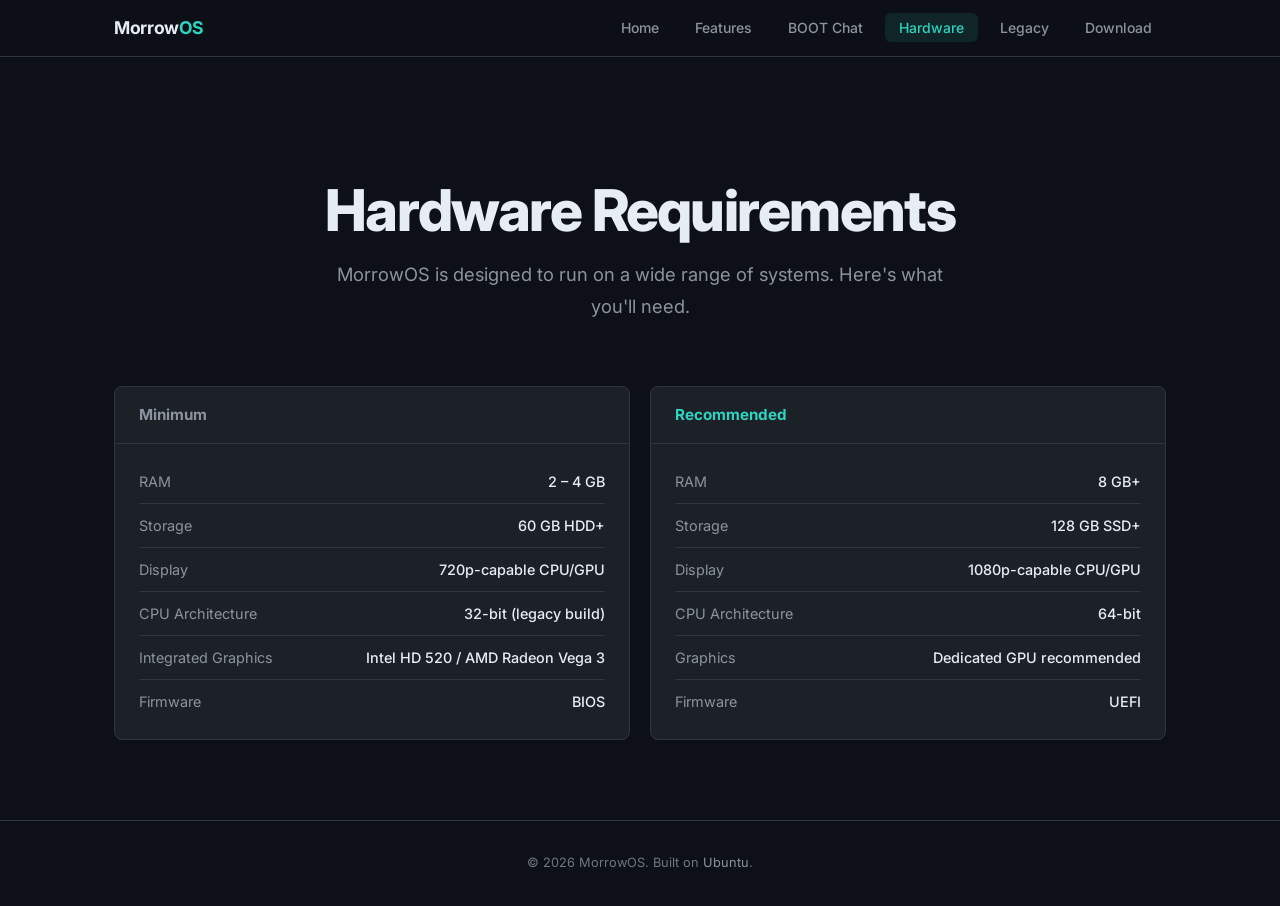
<file: hardware.html>
<!DOCTYPE html>
<html lang="en">
<head>
  <meta charset="UTF-8">
  <meta name="viewport" content="width=device-width, initial-scale=1.0">
  <title>Hardware Requirements | MorrowOS</title>
  <link rel="stylesheet" href="style.css">
  <link rel="preconnect" href="https://fonts.googleapis.com">
  <link href="https://fonts.googleapis.com/css2?family=Inter:wght@400;500;600;700;800&display=swap" rel="stylesheet">
</head>
<body>

  <nav>
    <div class="nav-inner">
      <a href="index.html" class="nav-brand">Morrow<span>OS</span></a>
      <button class="hamburger" aria-label="Menu" onclick="document.querySelector('.nav-links').classList.toggle('open')">
        <span></span><span></span><span></span>
      </button>
      <ul class="nav-links">
        <li><a href="index.html">Home</a></li>
        <li><a href="features.html">Features</a></li>
        <li><a href="chat.html">BOOT Chat</a></li>
        <li><a href="hardware.html" class="active">Hardware</a></li>
        <li><a href="legacy.html">Legacy</a></li>
        <li><a href="download.html">Download</a></li>
      </ul>
    </div>
  </nav>

  <main>
    <section class="hero" style="padding-bottom: 20px;">
      <h1>Hardware Requirements</h1>
      <p>MorrowOS is designed to run on a wide range of systems. Here's what you'll need.</p>
    </section>

    <section>
      <div class="specs-wrapper">
        <div class="specs-box">
          <div class="specs-box-header minimum">Minimum</div>
          <ul class="specs-list">
            <li><span>RAM</span><span>2 – 4 GB</span></li>
            <li><span>Storage</span><span>60 GB HDD+</span></li>
            <li><span>Display</span><span>720p-capable CPU/GPU</span></li>
            <li><span>CPU Architecture</span><span>32-bit (legacy build)</span></li>
            <li><span>Integrated Graphics</span><span>Intel HD 520 / AMD Radeon Vega 3</span></li>
            <li><span>Firmware</span><span>BIOS</span></li>
          </ul>
        </div>
        <div class="specs-box">
          <div class="specs-box-header recommended">Recommended</div>
          <ul class="specs-list">
            <li><span>RAM</span><span>8 GB+</span></li>
            <li><span>Storage</span><span>128 GB SSD+</span></li>
            <li><span>Display</span><span>1080p-capable CPU/GPU</span></li>
            <li><span>CPU Architecture</span><span>64-bit</span></li>
            <li><span>Graphics</span><span>Dedicated GPU recommended</span></li>
            <li><span>Firmware</span><span>UEFI</span></li>
          </ul>
        </div>
      </div>
    </section>
  </main>

  <footer>
    <p>&copy; 2026 MorrowOS. Built on <a href="https://ubuntu.com" target="_blank">Ubuntu</a>.</p>
  </footer>

</body>
</html>
</file>
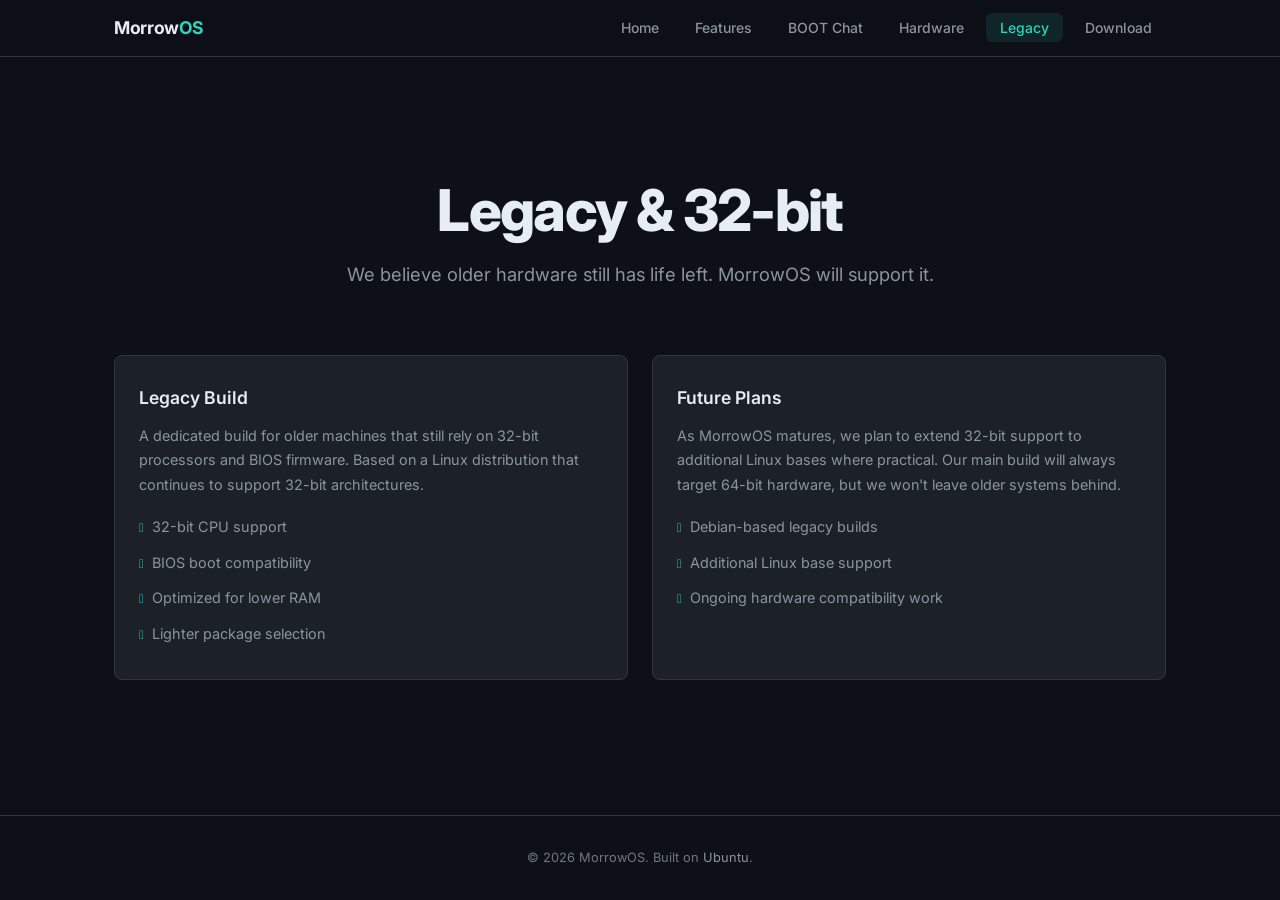
<file: legacy.html>
<!DOCTYPE html>
<html lang="en">
<head>
  <meta charset="UTF-8">
  <meta name="viewport" content="width=device-width, initial-scale=1.0">
  <title>Legacy and 32-bit | MorrowOS</title>
  <link rel="stylesheet" href="style.css">
  <link rel="preconnect" href="https://fonts.googleapis.com">
  <link href="https://fonts.googleapis.com/css2?family=Inter:wght@400;500;600;700;800&display=swap" rel="stylesheet">
</head>
<body>

  <nav>
    <div class="nav-inner">
      <a href="index.html" class="nav-brand">Morrow<span>OS</span></a>
      <button class="hamburger" aria-label="Menu" onclick="document.querySelector('.nav-links').classList.toggle('open')">
        <span></span><span></span><span></span>
      </button>
      <ul class="nav-links">
        <li><a href="index.html">Home</a></li>
        <li><a href="features.html">Features</a></li>
        <li><a href="chat.html">BOOT Chat</a></li>
        <li><a href="hardware.html">Hardware</a></li>
        <li><a href="legacy.html" class="active">Legacy</a></li>
        <li><a href="download.html">Download</a></li>
      </ul>
    </div>
  </nav>

  <main>
    <section class="hero" style="padding-bottom: 20px;">
      <h1>Legacy & 32-bit</h1>
      <p>We believe older hardware still has life left. MorrowOS will support it.</p>
    </section>

    <section>
      <div class="legacy-content">
        <div class="legacy-box">
          <h3>Legacy Build</h3>
          <p>A dedicated build for older machines that still rely on 32-bit processors and BIOS firmware. Based on a Linux distribution that continues to support 32-bit architectures.</p>
          <ul>
            <li>32-bit CPU support</li>
            <li>BIOS boot compatibility</li>
            <li>Optimized for lower RAM</li>
            <li>Lighter package selection</li>
          </ul>
        </div>
        <div class="legacy-box">
          <h3>Future Plans</h3>
          <p>As MorrowOS matures, we plan to extend 32-bit support to additional Linux bases where practical. Our main build will always target 64-bit hardware, but we won't leave older systems behind.</p>
          <ul>
            <li>Debian-based legacy builds</li>
            <li>Additional Linux base support</li>
            <li>Ongoing hardware compatibility work</li>
          </ul>
        </div>
      </div>
    </section>
  </main>

  <footer>
    <p>&copy; 2026 MorrowOS. Built on <a href="https://ubuntu.com" target="_blank">Ubuntu</a>.</p>
  </footer>

</body>
</html>
</file>
<file: style.css>
*, *::before, *::after {
  margin: 0;
  padding: 0;
  box-sizing: border-box;
}

:root {
  --bg-primary: #0d1117;
  --bg-secondary: #161b22;
  --bg-card: #1c2128;
  --border: #30363d;
  --text-primary: #e6edf3;
  --text-secondary: #8b949e;
  --text-muted: #6e7681;
  --accent: #2dd4bf;
  --accent-dim: rgba(45, 212, 191, 0.1);
  --accent-hover: #5eead4;
  --font: 'Inter', -apple-system, BlinkMacSystemFont, 'Segoe UI', sans-serif;
  --max-width: 1100px;
  --radius: 8px;
}

html {
  scroll-behavior: smooth;
}

body {
  font-family: var(--font);
  background: var(--bg-primary);
  color: var(--text-primary);
  line-height: 1.6;
  min-height: 100vh;
  display: flex;
  flex-direction: column;
}

a {
  color: var(--accent);
  text-decoration: none;
  transition: color 0.2s;
}

a:hover {
  color: var(--accent-hover);
}

/* ── NAV ── */
nav {
  position: sticky;
  top: 0;
  z-index: 100;
  background: rgba(13, 17, 23, 0.85);
  backdrop-filter: blur(12px);
  border-bottom: 1px solid var(--border);
}

.nav-inner {
  max-width: var(--max-width);
  margin: 0 auto;
  padding: 0 24px;
  display: flex;
  align-items: center;
  justify-content: space-between;
  height: 56px;
}

.nav-brand {
  font-weight: 700;
  font-size: 1.1rem;
  color: var(--text-primary);
  letter-spacing: -0.02em;
}

.nav-brand span {
  color: var(--accent);
}

.nav-links {
  display: flex;
  gap: 8px;
  list-style: none;
}

.nav-links a {
  padding: 6px 14px;
  border-radius: 6px;
  color: var(--text-secondary);
  font-size: 0.875rem;
  font-weight: 500;
  transition: background 0.2s, color 0.2s;
}

.nav-links a:hover,
.nav-links a.active {
  background: var(--accent-dim);
  color: var(--accent);
}

.hamburger {
  display: none;
  flex-direction: column;
  gap: 5px;
  background: none;
  border: none;
  cursor: pointer;
  padding: 4px;
}

.hamburger span {
  display: block;
  width: 22px;
  height: 2px;
  background: var(--text-secondary);
  border-radius: 2px;
  transition: transform 0.3s, opacity 0.3s;
}

/* ── MAIN ── */
main {
  flex: 1;
  max-width: var(--max-width);
  margin: 0 auto;
  padding: 60px 24px 80px;
  width: 100%;
}

/* ── HERO ── */
.hero {
  text-align: center;
  padding: 60px 0 40px;
}

.hero-badge {
  display: inline-block;
  padding: 6px 16px;
  border-radius: 20px;
  border: 1px solid var(--border);
  background: var(--bg-secondary);
  color: var(--text-secondary);
  font-size: 0.8rem;
  font-weight: 500;
  margin-bottom: 24px;
  letter-spacing: 0.02em;
}

.hero h1 {
  font-size: clamp(2.4rem, 5vw, 3.6rem);
  font-weight: 800;
  letter-spacing: -0.03em;
  line-height: 1.15;
  margin-bottom: 16px;
}

.hero h1 span {
  color: var(--accent);
}

.hero p {
  font-size: 1.15rem;
  color: var(--text-secondary);
  max-width: 620px;
  margin: 0 auto 32px;
  line-height: 1.7;
}

.hero-actions {
  display: flex;
  gap: 12px;
  justify-content: center;
  flex-wrap: wrap;
}

/* ── BUTTONS ── */
.btn {
  display: inline-flex;
  align-items: center;
  gap: 8px;
  padding: 12px 24px;
  border-radius: var(--radius);
  font-size: 0.9rem;
  font-weight: 600;
  border: none;
  cursor: pointer;
  transition: background 0.2s, transform 0.15s;
  font-family: var(--font);
}

.btn:active {
  transform: scale(0.97);
}

.btn-primary {
  background: var(--accent);
  color: var(--bg-primary);
}

.btn-primary:hover {
  background: var(--accent-hover);
  color: var(--bg-primary);
}

.btn-secondary {
  background: var(--bg-card);
  color: var(--text-primary);
  border: 1px solid var(--border);
}

.btn-secondary:hover {
  background: var(--border);
  color: var(--text-primary);
}

/* ── SECTION HEADINGS ── */
.section-header {
  margin-bottom: 40px;
}

.section-header h2 {
  font-size: 1.8rem;
  font-weight: 700;
  letter-spacing: -0.02em;
  margin-bottom: 8px;
}

.section-header p {
  color: var(--text-secondary);
  font-size: 1rem;
}

/* ── CARDS ── */
.card-grid {
  display: grid;
  grid-template-columns: repeat(auto-fill, minmax(300px, 1fr));
  gap: 16px;
}

.card {
  background: var(--bg-card);
  border: 1px solid var(--border);
  border-radius: var(--radius);
  padding: 28px 24px;
  transition: border-color 0.2s, background 0.2s;
}

.card:hover {
  border-color: var(--accent);
  background: var(--bg-secondary);
}

.card-icon {
  width: 40px;
  height: 40px;
  border-radius: 8px;
  background: var(--accent-dim);
  display: flex;
  align-items: center;
  justify-content: center;
  font-size: 1.2rem;
  margin-bottom: 16px;
  color: var(--accent);
}

.card-icon i {
  font-size: 1.2rem;
  line-height: 1;
}

.card h3 {
  font-size: 1.05rem;
  font-weight: 600;
  margin-bottom: 8px;
  letter-spacing: -0.01em;
}

.card p {
  color: var(--text-secondary);
  font-size: 0.9rem;
  line-height: 1.6;
}

/* ── TABLE ── */
.specs-wrapper {
  display: grid;
  grid-template-columns: 1fr 1fr;
  gap: 20px;
  margin-top: 12px;
}

.specs-box {
  background: var(--bg-card);
  border: 1px solid var(--border);
  border-radius: var(--radius);
  overflow: hidden;
}

.specs-box-header {
  padding: 16px 24px;
  border-bottom: 1px solid var(--border);
  font-weight: 700;
  font-size: 0.95rem;
}

.specs-box-header.minimum {
  color: var(--text-secondary);
}

.specs-box-header.recommended {
  color: var(--accent);
}

.specs-list {
  list-style: none;
  padding: 16px 24px;
}

.specs-list li {
  padding: 10px 0;
  border-bottom: 1px solid var(--border);
  font-size: 0.9rem;
  color: var(--text-secondary);
  display: flex;
  justify-content: space-between;
}

.specs-list li:last-child {
  border-bottom: none;
}

.specs-list li span:last-child {
  color: var(--text-primary);
  font-weight: 500;
}

/* ── COMING SOON ── */
.coming-soon {
  text-align: center;
  padding: 80px 24px;
}

.coming-soon-icon {
  width: 80px;
  height: 80px;
  border-radius: 50%;
  background: var(--accent-dim);
  border: 2px solid var(--accent);
  display: flex;
  align-items: center;
  justify-content: center;
  margin: 0 auto 28px;
  font-size: 2rem;
  color: var(--accent);
  animation: pulse 2.5s ease-in-out infinite;
}

@keyframes pulse {
  0%, 100% { box-shadow: 0 0 0 0 rgba(45, 212, 191, 0.25); }
  50% { box-shadow: 0 0 0 16px rgba(45, 212, 191, 0); }
}

.coming-soon h2 {
  font-size: 2rem;
  font-weight: 700;
  letter-spacing: -0.02em;
  margin-bottom: 12px;
}

.coming-soon p {
  color: var(--text-secondary);
  font-size: 1.05rem;
  max-width: 480px;
  margin: 0 auto 32px;
}

.coming-soon .notify-form {
  display: flex;
  gap: 10px;
  max-width: 420px;
  margin: 0 auto;
}

.coming-soon .notify-form input {
  flex: 1;
  padding: 12px 16px;
  border-radius: var(--radius);
  border: 1px solid var(--border);
  background: var(--bg-card);
  color: var(--text-primary);
  font-size: 0.9rem;
  font-family: var(--font);
  outline: none;
  transition: border-color 0.2s;
}

.coming-soon .notify-form input:focus {
  border-color: var(--accent);
}

.coming-soon .notify-form input::placeholder {
  color: var(--text-muted);
}

.coming-soon .notify-hint {
  margin-top: 16px;
  color: var(--text-muted);
  font-size: 0.85rem;
}

.coming-soon .notify-status {
  margin-top: 12px;
  color: var(--accent);
  font-size: 0.9rem;
  font-weight: 500;
}

/* ── LEGACY ── */
.legacy-content {
  display: grid;
  grid-template-columns: 1fr 1fr;
  gap: 24px;
  margin-top: 12px;
}

.legacy-box {
  background: var(--bg-card);
  border: 1px solid var(--border);
  border-radius: var(--radius);
  padding: 28px 24px;
}

.legacy-box h3 {
  font-size: 1.1rem;
  font-weight: 600;
  margin-bottom: 12px;
}

.legacy-box p {
  color: var(--text-secondary);
  font-size: 0.9rem;
  line-height: 1.7;
}

.legacy-box ul {
  list-style: none;
  margin-top: 12px;
}

.legacy-box ul li {
  padding: 6px 0;
  color: var(--text-secondary);
  font-size: 0.9rem;
}

.legacy-box ul li::before {
  content: "\e184";
  font-family: "Phosphor";
  color: var(--accent);
  margin-right: 8px;
  font-size: 0.8rem;
}

/* ── FOOTER ── */
footer {
  border-top: 1px solid var(--border);
  padding: 32px 24px;
  text-align: center;
  color: var(--text-muted);
  font-size: 0.8rem;
}

footer a {
  color: var(--text-secondary);
}

footer a:hover {
  color: var(--accent);
}

/* ── MOBILE ── */
@media (max-width: 768px) {
  .hamburger {
    display: flex;
  }

  .nav-links {
    display: none;
    position: absolute;
    top: 56px;
    left: 0;
    right: 0;
    background: var(--bg-secondary);
    border-bottom: 1px solid var(--border);
    flex-direction: column;
    padding: 12px 24px;
    gap: 4px;
  }

  .nav-links.open {
    display: flex;
  }

  .nav-links a {
    padding: 10px 14px;
  }

  .specs-wrapper,
  .legacy-content {
    grid-template-columns: 1fr;
  }

  .coming-soon .notify-form {
    flex-direction: column;
  }

  .hero h1 {
    font-size: 2rem;
  }
}

[hidden] {
  display: none !important;
}

.card-link {
  display: inline-flex;
  align-items: center;
  gap: 6px;
  margin-top: 18px;
  color: var(--accent);
  font-size: 0.85rem;
  font-weight: 600;
}

.card-link i {
  transition: transform 0.2s;
}

.card-link:hover i {
  transform: translateX(3px);
}

body.chat-page {
  height: 100vh;
  height: 100dvh;
  min-height: 0;
  overflow: hidden;
}

body.chat-page nav {
  flex-shrink: 0;
}

main.chat-main {
  display: flex;
  min-height: 0;
  max-width: 960px;
  padding: 24px;
}

.boot-mark {
  display: flex;
  flex: 0 0 auto;
  align-items: center;
  justify-content: center;
  width: 40px;
  height: 40px;
  color: var(--accent);
  background: var(--accent-dim);
  border: 1px solid rgba(45, 212, 191, 0.28);
  border-radius: 10px;
  font-size: 1.25rem;
}

.login-screen {
  display: flex;
  flex: 1;
  align-items: center;
  justify-content: center;
  min-height: 0;
}

.login-card {
  width: 100%;
  max-width: 400px;
  padding: 34px 30px;
  background: var(--bg-secondary);
  border: 1px solid var(--border);
  border-radius: 12px;
  box-shadow: 0 22px 60px rgba(0, 0, 0, 0.24);
  text-align: center;
}

.login-card .boot-mark {
  margin: 0 auto 18px;
}

.login-card h1 {
  font-size: 1.5rem;
  font-weight: 800;
  letter-spacing: -0.02em;
}

.login-subtitle {
  margin: 6px 0 22px;
  color: var(--text-secondary);
  font-size: 0.88rem;
}

.login-card form {
  display: flex;
  flex-direction: column;
  gap: 8px;
  text-align: left;
}

.login-card label {
  color: var(--text-secondary);
  font-size: 0.75rem;
  font-weight: 600;
  letter-spacing: 0.02em;
  text-transform: uppercase;
}

.login-card input {
  width: 100%;
  padding: 12px 14px;
  color: var(--text-primary);
  background: var(--bg-primary);
  border: 1px solid var(--border);
  border-radius: 8px;
  outline: none;
  font-family: var(--font);
  font-size: 0.95rem;
  transition: border-color 0.2s, box-shadow 0.2s;
}

.login-card input:focus {
  border-color: var(--accent);
  box-shadow: 0 0 0 3px var(--accent-dim);
}

.login-card input::placeholder {
  color: var(--text-muted);
}

.login-error {
  color: #ff8f8f;
  font-size: 0.78rem;
}

.login-submit {
  display: inline-flex;
  align-items: center;
  justify-content: center;
  gap: 8px;
  margin-top: 6px;
  padding: 12px 20px;
  color: var(--bg-primary);
  background: var(--accent);
  border: 1px solid var(--accent);
  border-radius: 8px;
  font-family: var(--font);
  font-size: 0.9rem;
  font-weight: 700;
  cursor: pointer;
  transition: background 0.2s, transform 0.15s;
}

.login-submit:hover {
  background: var(--accent-hover);
  border-color: var(--accent-hover);
}

.login-submit:active {
  transform: scale(0.98);
}

.login-note {
  margin-top: 18px;
  color: var(--text-muted);
  font-size: 0.72rem;
  line-height: 1.5;
}

.chat-shell {
  position: relative;
  display: flex;
  flex: 1;
  flex-direction: column;
  min-height: 0;
  overflow: hidden;
  background: var(--bg-secondary);
  border: 1px solid var(--border);
  border-radius: 12px;
  box-shadow: 0 22px 60px rgba(0, 0, 0, 0.24);
}

.chat-header {
  display: flex;
  flex-shrink: 0;
  align-items: center;
  gap: 12px;
  padding: 17px 20px;
  background: linear-gradient(180deg, rgba(28, 33, 40, 0.98), rgba(22, 27, 34, 0.98));
  border-bottom: 1px solid var(--border);
}

.chat-heading {
  min-width: 0;
}

.chat-heading h1 {
  font-size: 1.05rem;
  font-weight: 700;
  letter-spacing: -0.01em;
}

.chat-heading p {
  overflow: hidden;
  color: var(--text-secondary);
  font-size: 0.76rem;
  text-overflow: ellipsis;
  white-space: nowrap;
}

.user-chip {
  display: inline-flex;
  flex: 0 1 auto;
  align-items: center;
  gap: 8px;
  min-width: 0;
  margin-left: auto;
  padding: 5px 11px 5px 5px;
  color: var(--text-secondary);
  background: var(--bg-card);
  border: 1px solid var(--border);
  border-radius: 20px;
  font-family: var(--font);
  font-size: 0.78rem;
  font-weight: 600;
  cursor: pointer;
  transition: border-color 0.2s, color 0.2s;
}

.user-chip:hover {
  color: var(--accent);
  border-color: var(--accent);
}

.user-chip #user-name {
  overflow: hidden;
  text-overflow: ellipsis;
  white-space: nowrap;
}

.user-avatar {
  display: inline-flex;
  flex: 0 0 auto;
  align-items: center;
  justify-content: center;
  width: 24px;
  height: 24px;
  color: var(--bg-primary);
  background: var(--accent);
  border-radius: 50%;
  font-size: 0.7rem;
  font-weight: 800;
}

.chat-clear,
.attach-button,
.send-button {
  font-family: var(--font);
  cursor: pointer;
  transition: background 0.2s, border-color 0.2s, color 0.2s, opacity 0.2s, transform 0.15s;
}

.chat-clear {
  display: inline-flex;
  flex: 0 0 auto;
  align-items: center;
  gap: 7px;
  padding: 8px 11px;
  color: var(--text-secondary);
  background: transparent;
  border: 1px solid var(--border);
  border-radius: 7px;
  font-size: 0.75rem;
  font-weight: 600;
}

.chat-clear:hover {
  color: var(--text-primary);
  background: var(--bg-card);
  border-color: #48515c;
}

.chat-clear:active,
.attach-button:active,
.send-button:active,
.login-submit:active {
  transform: scale(0.97);
}

.chat-messages {
  flex: 1;
  min-height: 0;
  overflow-y: auto;
  overscroll-behavior: contain;
  padding: 28px clamp(16px, 4vw, 40px);
  scrollbar-color: var(--border) transparent;
  scrollbar-width: thin;
}

.chat-messages:focus-visible {
  outline: 2px solid var(--accent);
  outline-offset: -2px;
}

.message {
  display: flex;
  align-items: flex-start;
  gap: 12px;
  margin-bottom: 26px;
  animation: message-in 0.2s ease-out;
}

.message:last-child {
  margin-bottom: 0;
}

@keyframes message-in {
  from {
    opacity: 0;
    transform: translateY(6px);
  }
  to {
    opacity: 1;
    transform: translateY(0);
  }
}

.message-user {
  flex-direction: row-reverse;
}

.message-avatar {
  display: flex;
  flex: 0 0 auto;
  align-items: center;
  justify-content: center;
  width: 32px;
  height: 32px;
  color: var(--accent);
  background: var(--accent-dim);
  border: 1px solid rgba(45, 212, 191, 0.24);
  border-radius: 9px;
  font-size: 0.72rem;
  font-weight: 800;
}

.message-user .message-avatar {
  color: var(--bg-primary);
  background: var(--accent);
  border-color: var(--accent);
}

.message-column {
  min-width: 0;
  max-width: min(78%, 720px);
}

.message-user .message-column {
  display: flex;
  flex-direction: column;
  align-items: flex-end;
}

.message-meta {
  display: flex;
  align-items: center;
  gap: 8px;
  margin-bottom: 6px;
  color: var(--text-muted);
  font-size: 0.7rem;
  font-weight: 500;
}

.message-meta span {
  color: var(--text-secondary);
}

.message-content {
  padding: 12px 15px;
  overflow-wrap: anywhere;
  color: var(--text-primary);
  background: var(--bg-card);
  border: 1px solid var(--border);
  border-radius: 4px 14px 14px;
  font-size: 0.9rem;
  line-height: 1.65;
  white-space: pre-wrap;
}

.message-user .message-content {
  color: #071a18;
  background: var(--accent);
  border-color: var(--accent);
  border-radius: 14px 4px 14px 14px;
}

.message-error .message-content {
  color: #ffb4b4;
  background: rgba(248, 81, 73, 0.08);
  border-color: rgba(248, 81, 73, 0.38);
}

.message-images {
  display: grid;
  grid-template-columns: repeat(auto-fit, minmax(130px, 1fr));
  gap: 8px;
  width: min(100%, 560px);
  margin-top: 9px;
}

.message-images img {
  width: 100%;
  max-height: 300px;
  object-fit: cover;
  background: var(--bg-primary);
  border: 1px solid var(--border);
  border-radius: 10px;
}

.attachment-preview {
  display: flex;
  flex-shrink: 0;
  gap: 9px;
  overflow-x: auto;
  padding: 10px 14px;
  background: rgba(13, 17, 23, 0.58);
  border-top: 1px solid var(--border);
  scrollbar-width: thin;
}

.attachment-item {
  position: relative;
  display: grid;
  flex: 0 0 188px;
  grid-template-columns: 46px minmax(0, 1fr);
  grid-template-rows: 46px;
  align-items: center;
  gap: 9px;
  padding: 5px 30px 5px 5px;
  background: var(--bg-card);
  border: 1px solid var(--border);
  border-radius: 8px;
}

.attachment-item img {
  width: 46px;
  height: 46px;
  object-fit: cover;
  border-radius: 6px;
}

.attachment-item span {
  overflow: hidden;
  color: var(--text-secondary);
  font-size: 0.68rem;
  text-overflow: ellipsis;
  white-space: nowrap;
}

.attachment-item button {
  position: absolute;
  top: 50%;
  right: 7px;
  display: flex;
  align-items: center;
  justify-content: center;
  width: 20px;
  height: 20px;
  padding: 0;
  color: var(--text-secondary);
  background: transparent;
  border: 0;
  border-radius: 50%;
  font-size: 1rem;
  line-height: 1;
  cursor: pointer;
  transform: translateY(-50%);
}

.attachment-item button:hover {
  color: var(--text-primary);
  background: var(--border);
}

.chat-composer {
  position: relative;
  z-index: 3;
  flex-shrink: 0;
  padding: 14px;
  background: var(--bg-secondary);
  border-top: 1px solid var(--border);
}

.composer-row {
  display: flex;
  align-items: flex-end;
  gap: 10px;
}

.composer-row textarea {
  flex: 1;
  min-width: 0;
  min-height: 44px;
  max-height: 144px;
  padding: 10px 14px;
  resize: none;
  color: var(--text-primary);
  background: var(--bg-primary);
  border: 1px solid var(--border);
  border-radius: 10px;
  outline: none;
  font-family: var(--font);
  font-size: 0.9rem;
  line-height: 1.5;
  transition: border-color 0.2s, box-shadow 0.2s;
}

.composer-row textarea::placeholder {
  color: var(--text-muted);
}

.composer-row textarea:focus {
  border-color: var(--accent);
  box-shadow: 0 0 0 3px var(--accent-dim);
}

.attach-button,
.send-button {
  display: inline-flex;
  flex: 0 0 auto;
  align-items: center;
  justify-content: center;
  height: 44px;
  border-radius: 10px;
}

.attach-button {
  width: 44px;
  padding: 0;
  color: var(--text-secondary);
  background: var(--bg-card);
  border: 1px solid var(--border);
  font-size: 1.15rem;
}

.attach-button:hover {
  color: var(--accent);
  border-color: var(--accent);
}

.send-button {
  gap: 7px;
  padding: 0 15px;
  color: var(--bg-primary);
  background: var(--accent);
  border: 1px solid var(--accent);
  font-size: 0.8rem;
  font-weight: 700;
}

.send-button:hover {
  background: var(--accent-hover);
  border-color: var(--accent-hover);
}

.chat-clear:disabled,
.attach-button:disabled,
.send-button:disabled,
.composer-row textarea:disabled {
  cursor: not-allowed;
  opacity: 0.48;
}

.composer-meta {
  display: flex;
  justify-content: space-between;
  gap: 12px;
  margin-top: 8px;
  color: var(--text-secondary);
  font-size: 0.67rem;
  line-height: 1.4;
}

.composer-meta > span:last-child {
  text-align: right;
}

#chat-status {
  flex: 0 0 auto;
  color: var(--text-secondary);
  font-weight: 600;
}

#chat-status[data-state="success"] {
  color: var(--accent);
}

#chat-status[data-state="error"] {
  color: #ff8f8f;
}

.drop-overlay {
  position: absolute;
  inset: 8px;
  z-index: 10;
  display: flex;
  align-items: center;
  justify-content: center;
  flex-direction: column;
  gap: 10px;
  color: var(--accent);
  background: rgba(13, 17, 23, 0.94);
  border: 2px dashed var(--accent);
  border-radius: 10px;
  font-size: 1rem;
  font-weight: 700;
  opacity: 0;
  pointer-events: none;
  transition: opacity 0.15s;
}

.drop-overlay i {
  font-size: 2.2rem;
}

.chat-shell.is-dragging .drop-overlay {
  opacity: 1;
}

.chat-noscript {
  padding: 14px;
  color: #ffb4b4;
  background: var(--bg-card);
  border-top: 1px solid var(--border);
  font-size: 0.85rem;
  text-align: center;
}

@media (max-width: 768px) {
  main.chat-main {
    max-width: none;
    padding: 0;
  }

  .chat-shell {
    border-right: 0;
    border-left: 0;
    border-radius: 0;
  }

  .chat-header {
    padding: 14px 16px;
  }

  .chat-heading p {
    max-width: 200px;
  }

  .chat-messages {
    padding: 22px 14px;
  }

  .message-column {
    max-width: 88%;
  }

  .composer-meta {
    font-size: 0.66rem;
  }
}

@media (max-width: 480px) {
  .boot-mark {
    width: 36px;
    height: 36px;
  }

  .login-card {
    padding: 28px 22px;
  }

  .chat-heading p,
  .chat-clear span,
  .user-chip #user-name {
    display: none;
  }

  .user-chip,
  .chat-clear {
    width: 36px;
    height: 36px;
    padding: 0;
    justify-content: center;
  }

  .message {
    gap: 9px;
  }

  .message-avatar {
    width: 28px;
    height: 28px;
    border-radius: 8px;
  }

  .message-content {
    padding: 10px 12px;
    font-size: 0.86rem;
  }

  .chat-composer {
    padding: 10px;
  }

  .composer-row {
    gap: 6px;
  }

  .attach-button,
  .send-button {
    width: 42px;
    height: 42px;
  }

  .send-button {
    padding: 0;
  }

  .send-button span {
    display: none;
  }

  .composer-row textarea {
    min-height: 42px;
    padding: 9px 11px;
  }
}

/* ---- BOOT Chat: shared room ---- */

.chat-presence {
  display: inline-flex;
  flex: 0 0 auto;
  align-items: center;
  gap: 6px;
  padding: 6px 10px;
  color: var(--text-secondary);
  background: var(--bg-card);
  border: 1px solid var(--border);
  border-radius: 999px;
  font-size: 0.7rem;
  font-weight: 600;
  white-space: nowrap;
}

.chat-presence::before {
  width: 7px;
  height: 7px;
  background: var(--accent);
  border-radius: 50%;
  content: "";
}

.message-system {
  justify-content: center;
}

.message-system .message-column {
  max-width: min(92%, 620px);
}

.message-system .message-content {
  color: var(--text-muted);
  background: transparent;
  border-style: dashed;
  font-size: 0.8rem;
  text-align: center;
}

.message-system.message-error .message-content {
  color: #ffb4b4;
  background: rgba(248, 81, 73, 0.08);
  border-color: rgba(248, 81, 73, 0.38);
  border-style: solid;
  text-align: left;
}

.message-person.is-own {
  flex-direction: row-reverse;
}

.message-person.is-own .message-avatar {
  color: var(--bg-primary);
  background: var(--accent);
  border-color: var(--accent);
}

.message-person.is-own .message-column {
  display: flex;
  flex-direction: column;
  align-items: flex-end;
}

.message-person.is-own .message-content {
  color: #071a18;
  background: var(--accent);
  border-color: var(--accent);
  border-radius: 14px 4px 14px 14px;
}

@media (max-width: 640px) {
  .chat-presence {
    padding: 5px 8px;
    font-size: 0.65rem;
  }

  .message-system .message-column {
    max-width: 100%;
  }
}
</file>
